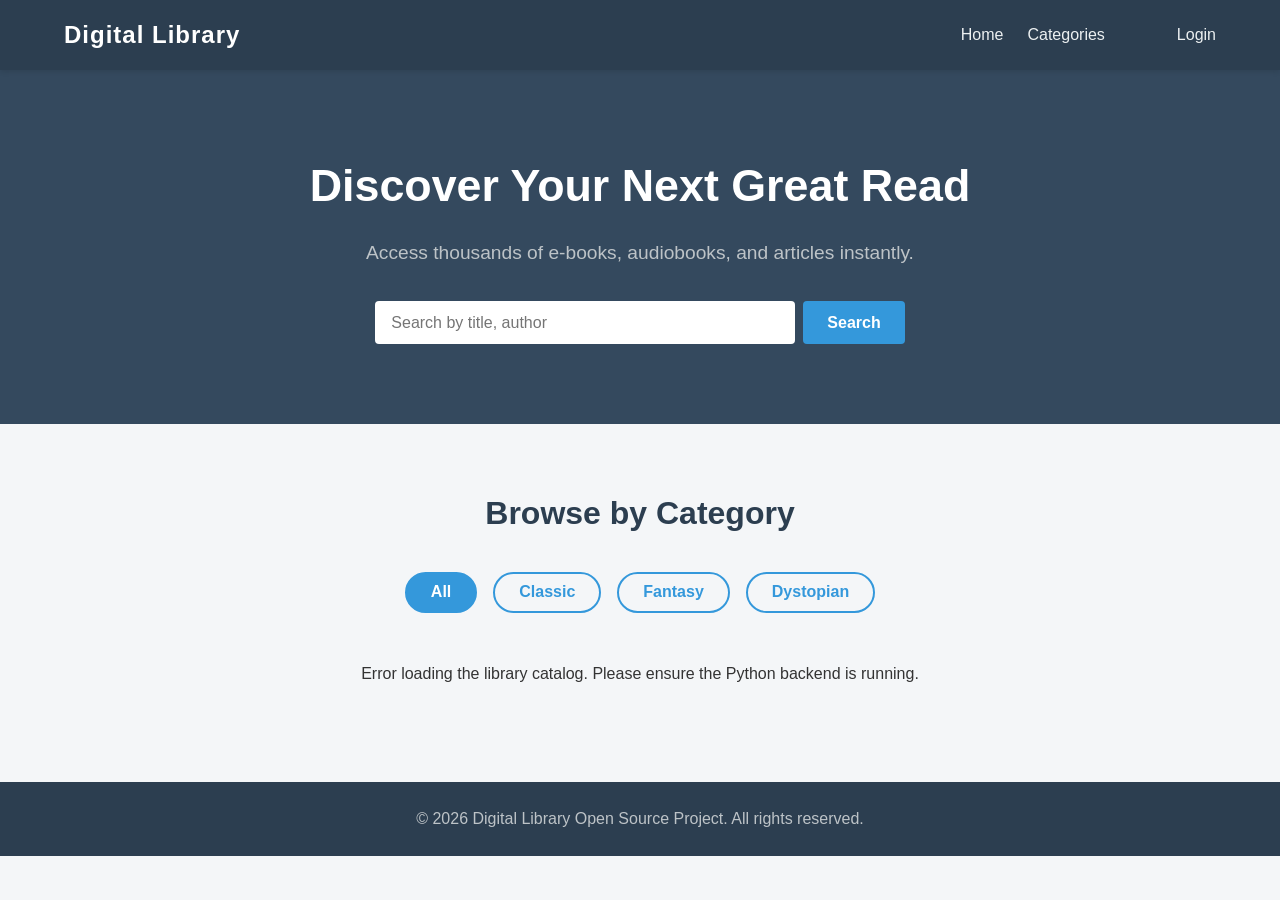
<file: index.html>
<!DOCTYPE html>
<html lang="en">
<head>
    <meta charset="UTF-8">
    <meta name="viewport" content="width=device-width, initial-scale=1.0">
    <title>Digital Library</title>
    <link rel="stylesheet" href="style.css">
</head>
<body>

    <header>
        <div class="logo">Digital Library</div>
        <nav>
            <ul>
                <li><a href="#">Home</a></li>
                <li><a href="#categories">Categories</a></li>
                <li><a href="admin.html" id="nav-admin-dash" style="display: none;">Dashboard</a></li>
                <li><a href="#" id="nav-history-btn" style="display: none;">History</a></li>
                <li><a href="login.html" id="nav-login-btn">Login</a></li>
            </ul>
        </nav>
    </header>

    <section class="hero">
        <h1>Discover Your Next Great Read</h1>
        <p>Access thousands of e-books, audiobooks, and articles instantly.</p>
        <div class="search-container">
            <input type="text" placeholder="Search by title, author">
            <button class="search-btn">Search</button>
        </div>
    </section>

    <section id="categories" class="categories">
        <h2>Browse by Category</h2>
        <div class="category-filters">
            <button class="filter-btn active" data-filter="all">All</button>
            <button class="filter-btn" data-filter="classic">Classic</button>
            <button class="filter-btn" data-filter="fantasy">Fantasy</button>
            <button class="filter-btn" data-filter="dystopian">Dystopian</button>
        </div>
    </section>

    <section class="catalog">
        <div class="book-grid">
            <!-- Books will be injected here by JavaScript -->
        </div>
    </section>

    <footer>
        <p>&copy; 2026 Digital Library Open Source Project. All rights reserved.</p>
    </footer>

    <!-- History Modal (Admin Only) -->
    <div id="history-modal" class="modal">
        <div class="modal-content">
            <span class="close-history">&times;</span>
            <h2>Library History Logs</h2>
            <div class="history-container">
                <table id="history-table">
                    <thead>
                        <tr>
                            <th>Date & Time</th>
                            <th>Book</th>
                            <th>User/Admin</th>
                            <th>Action</th>
                        </tr>
                    </thead>
                    <tbody id="history-body">
                        <!-- JavaScript will inject history rows here -->
                    </tbody>
                </table>
            </div>
        </div>
    </div>

    <script src="script.js"></script>
</body>
</html>
</file>
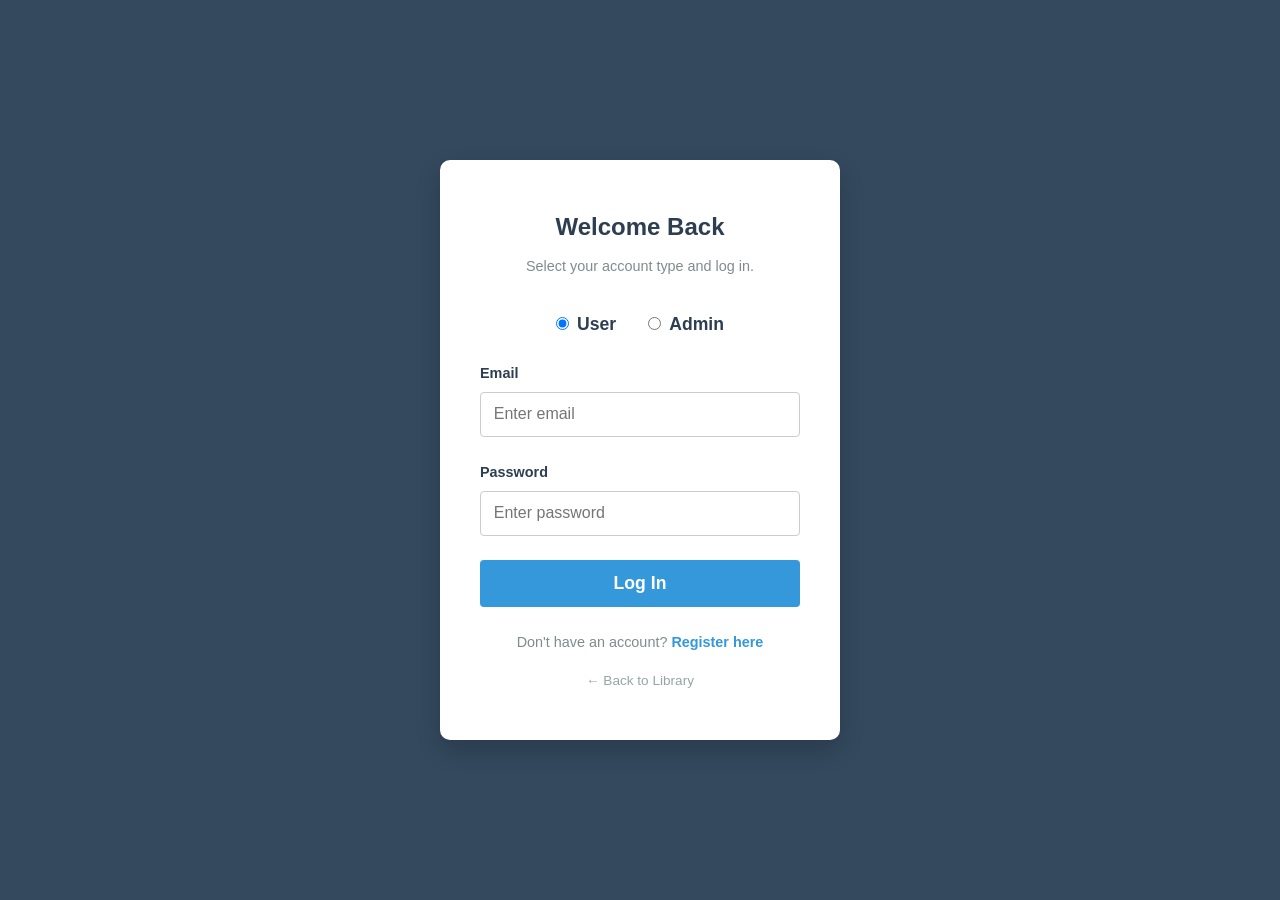
<file: admin.html>
<!DOCTYPE html>
<html lang="en">
<head>
    <meta charset="UTF-8">
    <meta name="viewport" content="width=device-width, initial-scale=1.0">
    <title>Admin Dashboard - Digital Library</title>
    <link rel="stylesheet" href="style.css">
</head>
<body>

    <header>
        <div class="logo">Admin Dashboard</div>
        <nav>
            <ul>
                <li><a href="index.html">Back to Library</a></li>
                <li><a href="#" id="admin-logout-btn">Logout</a></li>
            </ul>
        </nav>
    </header>

    <section class="admin-dashboard">
        
        <div class="admin-container" style="margin-bottom: 2rem; padding-bottom: 2rem; border-bottom: 2px solid #ecf0f1;">
            <h2>➕ Add a New Category</h2>
            <p>Create custom genres for the library catalog.</p>
            <div style="display: flex; gap: 10px; margin-top: 1rem;">
                <input type="text" id="new-category-name" placeholder="e.g., Sci-Fi, Drama, Cookbooks..." style="flex: 1; padding: 0.8rem; border: 1px solid #bdc3c7; border-radius: 4px;">
                <button id="add-category-btn" style="background: #3498db; color: white; border: none; padding: 0.8rem 1.5rem; cursor: pointer; border-radius: 4px; font-weight: bold;">Add Category</button>
            </div>
        </div>

        <div class="admin-container">
            <h2>Add a New Book</h2>
            <p>Fill out this form to add a book and upload its cover.</p>

            <form id="add-book-form">
                <div class="input-group">
                    <label for="book-title">Book Title</label>
                    <input type="text" id="book-title" required>
                </div>

                <div class="input-group">
                    <label for="book-author">Author</label>
                    <input type="text" id="book-author" required>
                </div>

                <div class="input-group">
                    <label for="book-isbn">ISBN Number</label>
                    <input type="text" id="book-isbn" required>
                </div>

                <div class="input-group">
                    <label for="book-category">Category</label>
                    <select id="book-category" required>
                        <option value="classic">Classic</option>
                        <option value="fantasy">Fantasy</option>
                        <option value="dystopian">Dystopian</option>
                    </select>
                </div>

                <div class="input-group">
                    <label for="book-image">Cover Image</label>
                    <input type="file" id="book-image" accept="image/png, image/jpeg, image/jpg" required>
                </div>

                <button type="submit" class="action-btn" style="width: 100%;">Add Book to Library</button>
            </form>
        </div>
    </section>

    <script src="admin.js"></script>
</body>
</html>
</file>
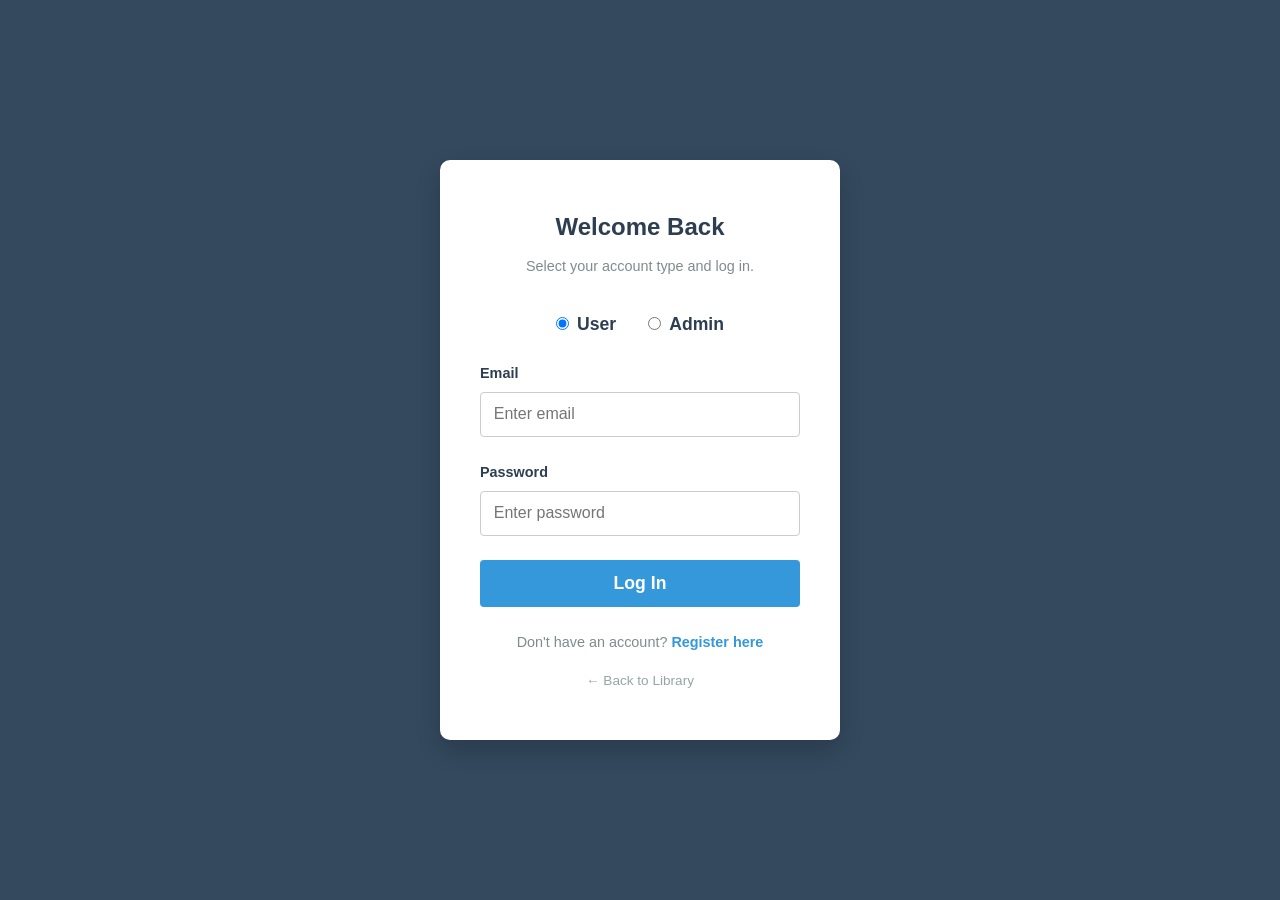
<file: login.html>
<!DOCTYPE html>
<html lang="en">
<head>
    <meta charset="UTF-8">
    <meta name="viewport" content="width=device-width, initial-scale=1.0">
    <title>Login - Digital Library</title>
    <link rel="stylesheet" href="style.css">
</head>
<body class="auth-body">

    <div class="auth-container">
        <form id="login-form" class="auth-form active">
            <h2>Welcome Back</h2>
            <p>Select your account type and log in.</p>
            
            <div class="radio-group">
                <label><input type="radio" name="login-role" value="user" checked> User</label>
                <label><input type="radio" name="login-role" value="admin"> Admin</label>
            </div>

            <div class="input-group">
                <label for="login-email">Email</label>
                <input type="email" id="login-email" placeholder="Enter email" required>
            </div>
            
            <div class="input-group">
                <label for="login-password">Password</label>
                <input type="password" id="login-password" placeholder="Enter password" required>
            </div>
            
            <button type="submit" class="auth-btn">Log In</button>
            
            <p class="toggle-text">Don't have an account? <span class="toggle-link" onclick="toggleAuth()">Register here</span></p>
            <a href="index.html" class="back-link">&larr; Back to Library</a>
        </form>

        <form id="signup-form" class="auth-form">
            <h2>Create Account</h2>
            <p>Register as a new User or Admin.</p>

            <div class="radio-group">
                <label><input type="radio" name="signup-role" value="user" checked> User</label>
                <label><input type="radio" name="signup-role" value="admin"> Admin</label>
            </div>

            <div class="input-group">
                <label for="signup-name">Full Name</label>
                <input type="text" id="signup-name" placeholder="Enter your full name" required>
            </div>
            
            <div class="input-group">
                <label for="signup-email">Email</label>
                <input type="email" id="signup-email" placeholder="Enter email" required>
            </div>
            
            <div class="input-group">
                <label for="signup-password">Password</label>
                <input type="password" id="signup-password" placeholder="Create a secure password" required>
            </div>

            <div id="admin-secret-container" class="input-group" style="display: none; margin-bottom: 1rem;">
                <label for="admin-secret" style="color: #c0392b; font-weight: bold;">Admin Verification Code</label>
                <input type="password" id="admin-secret" placeholder="Enter secret code..." style="border: 2px solid #c0392b;">
            </div>
            
            <button type="submit" class="auth-btn">Register</button>
            
            <p class="toggle-text">Already have an account? <span class="toggle-link" onclick="toggleAuth()">Log In here</span></p>
            <a href="index.html" class="back-link">&larr; Back to Library</a>
        </form>
    </div>

    <script>
        // --- DEPLOYMENT URL SETUP ---
        // Change this to your Render URL when deployed
        const API_BASE_URL = "https://books-h0tq.onrender.com";

        function toggleAuth() {
            document.getElementById('login-form').classList.toggle('active');
            document.getElementById('signup-form').classList.toggle('active');
        }

        // --- Toggle Admin Secret Box ---
        const signupAdminRadio = document.querySelector('input[name="signup-role"][value="admin"]');
        const signupUserRadio = document.querySelector('input[name="signup-role"][value="user"]');
        const secretContainer = document.getElementById('admin-secret-container');
        const secretInput = document.getElementById('admin-secret');

        if (signupAdminRadio && signupUserRadio) {
            signupAdminRadio.addEventListener('change', () => {
                secretContainer.style.display = 'block';
                secretInput.required = true; // Make it required if admin is selected
            });
            signupUserRadio.addEventListener('change', () => {
                secretContainer.style.display = 'none';
                secretInput.required = false; // Remove requirement for normal users
            });
        }

        // --- Sign Up Logic ---
        document.getElementById('signup-form').addEventListener('submit', async function(e) {
            e.preventDefault();
            
            const role = document.querySelector('input[name="signup-role"]:checked').value;
            const email = document.getElementById('signup-email').value;
            const password = document.getElementById('signup-password').value;

            // --- ADMIN VERIFICATION CHECK ---
            if (role === 'admin') {
                const MASTER_ADMIN_CODE = "RickyAdmin2026!"; // <-- THIS IS YOUR SECRET CODE
                if (secretInput.value !== MASTER_ADMIN_CODE) {
                    alert("❌ Invalid Admin Verification Code. Registration blocked.");
                    return; // Stops the registration immediately
                }
            }

            const userData = {
                role: role,
                name: document.getElementById('signup-name').value,
                email: email,
                password: password
            };

            try {
                const registerResponse = await fetch(`${API_BASE_URL}/api/register`, {
                    method: 'POST',
                    headers: { 'Content-Type': 'application/json' },
                    body: JSON.stringify(userData)
                });
                
                const registerData = await registerResponse.json();
                
                if (registerResponse.ok) {
                    const loginResponse = await fetch(`${API_BASE_URL}/api/login`, {
                        method: 'POST',
                        headers: { 'Content-Type': 'application/json' },
                        body: JSON.stringify({ role, email, password })
                    });

                    const loginData = await loginResponse.json();

                    if (loginResponse.ok) {
                        localStorage.removeItem('currentAdmin');
                        localStorage.removeItem('currentUser');
                        
                        const sessionKey = loginData.user.role === 'admin' ? 'currentAdmin' : 'currentUser';
                        localStorage.setItem(sessionKey, JSON.stringify(loginData.user));
                        
                        alert(`Success! ${registerData.message}\nLogging you in automatically...`);
                        
                        if (loginData.user.role === 'admin') {
                            window.location.href = "admin.html";
                        } else {
                            window.location.href = "index.html"; 
                        }
                    }
                } else {
                    alert("Error: " + registerData.error);
                }
            } catch (error) {
                console.error("Registration failed:", error);
                alert("Failed to connect. Please make sure your Python Flask server is running!");
            }
        });

        // --- Log In Logic ---
        document.getElementById('login-form').addEventListener('submit', async function(e) {
            e.preventDefault();
            
            const loginData = {
                role: document.querySelector('input[name="login-role"]:checked').value,
                email: document.getElementById('login-email').value,
                password: document.getElementById('login-password').value
            };

            try {
                const response = await fetch(`${API_BASE_URL}/api/login`, {
                    method: 'POST',
                    headers: { 'Content-Type': 'application/json' },
                    body: JSON.stringify(loginData)
                });
                
                const data = await response.json();
                
                if (response.ok) {
                    localStorage.removeItem('currentAdmin');
                    localStorage.removeItem('currentUser');
                    
                    const sessionKey = data.user.role === 'admin' ? 'currentAdmin' : 'currentUser';
                    localStorage.setItem(sessionKey, JSON.stringify(data.user));
                    
                    alert(`Welcome back, ${data.user.name}!`);
                    
                    if (data.user.role === 'admin') {
                        window.location.href = "admin.html";
                    } else {
                        window.location.href = "index.html"; 
                    }
                } else {
                    alert(data.error); 
                }
            } catch (error) {
                console.error("Login failed:", error);
                alert("Failed to connect to the server.");
            }
        });
    </script>
</body>
</html>
</file>
<file: style.css>
/* --- Global Styles --- */
* { margin: 0; padding: 0; box-sizing: border-box; font-family: 'Segoe UI', Tahoma, Geneva, Verdana, sans-serif; }
html { scroll-behavior: smooth; }
body { background-color: #f4f6f8; color: #333; line-height: 1.6; }

/* --- Header & Navigation --- */
header { background-color: #2c3e50; color: white; padding: 1rem 5%; display: flex; justify-content: space-between; align-items: center; box-shadow: 0 2px 5px rgba(0,0,0,0.1); position: sticky; top: 0; z-index: 1000; }
header .logo { font-size: 1.5rem; font-weight: bold; letter-spacing: 1px; }
nav ul { list-style: none; display: flex; gap: 1.5rem; }
nav a { color: #ecf0f1; text-decoration: none; font-weight: 500; transition: color 0.3s ease; }
nav a:hover { color: #3498db; }

/* --- Hero Section --- */
.hero { background-color: #34495e; color: white; text-align: center; padding: 5rem 1rem; }
.hero h1 { font-size: 2.8rem; margin-bottom: 1rem; }
.hero p { font-size: 1.2rem; margin-bottom: 2rem; color: #bdc3c7; }
.search-container { display: flex; justify-content: center; max-width: 600px; margin: 0 auto; gap: 0.5rem; }
.search-container input { width: 70%; padding: 0.8rem 1rem; border: none; border-radius: 4px; font-size: 1rem; outline: none; }
.search-btn { padding: 0.8rem 1.5rem; background-color: #3498db; color: white; border: none; border-radius: 4px; font-size: 1rem; cursor: pointer; font-weight: bold; transition: background-color 0.3s ease; }
.search-btn:hover { background-color: #2980b9; }

/* --- Categories Section --- */
.categories { padding: 4rem 5% 1rem; text-align: center; }
.categories h2 { color: #2c3e50; margin-bottom: 2rem; font-size: 2rem; }
.category-filters { display: flex; justify-content: center; flex-wrap: wrap; gap: 1rem; }
.filter-btn { padding: 0.6rem 1.5rem; border: 2px solid #3498db; background-color: transparent; color: #3498db; border-radius: 25px; cursor: pointer; font-size: 1rem; font-weight: bold; transition: all 0.3s ease; }
.filter-btn:hover, .filter-btn.active { background-color: #3498db; color: white; }

/* --- Catalog Section --- */
.catalog { padding: 2rem 5% 4rem; }
.book-grid { display: grid; grid-template-columns: repeat(auto-fit, minmax(220px, 1fr)); gap: 2rem; }
.book-card { background-color: white; padding: 1.5rem; border-radius: 8px; box-shadow: 0 4px 6px rgba(0,0,0,0.05); text-align: center; transition: transform 0.3s ease, box-shadow 0.3s ease; display: flex; flex-direction: column; }
.book-card:hover { transform: translateY(-5px); box-shadow: 0 8px 15px rgba(0,0,0,0.1); }
.book-cover { height: 250px; background-color: #ecf0f1; border-radius: 4px; margin-bottom: 1rem; width: 100%; object-fit: cover; }
.book-card h3 { font-size: 1.1rem; margin-bottom: 0.3rem; color: #2c3e50; }
.book-card .author { color: #7f8c8d; font-size: 0.9rem; margin-bottom: 1rem; }
.status { font-size: 0.8rem; font-weight: bold; margin-bottom: 1rem; padding: 0.2rem 0.5rem; border-radius: 20px; display: inline-block; align-self: center; }
.status.available { background-color: #e8f8f5; color: #27ae60; }
.status.checked-out { background-color: #fdedec; color: #e74c3c; }
.action-btn { margin-top: auto; padding: 0.6rem; border: none; border-radius: 4px; background-color: #2ecc71; color: white; font-weight: bold; cursor: pointer; transition: background-color 0.3s; }
.action-btn:hover { background-color: #27ae60; }
footer { background-color: #2c3e50; color: #bdc3c7; text-align: center; padding: 1.5rem; margin-top: 2rem; }

/* --- Authentication Pages (login.html) --- */
.auth-body { display: flex; justify-content: center; align-items: center; min-height: 100vh; background-color: #34495e; }
.auth-container { background-color: white; padding: 3rem 2.5rem; border-radius: 10px; box-shadow: 0 10px 25px rgba(0,0,0,0.2); width: 100%; max-width: 400px; }
.auth-form { display: none; flex-direction: column; }
.auth-form.active { display: flex; animation: fadeIn 0.4s ease; }
@keyframes fadeIn { from { opacity: 0; transform: translateY(10px); } to { opacity: 1; transform: translateY(0); } }
.auth-form h2 { color: #2c3e50; margin-bottom: 0.5rem; text-align: center; }
.auth-form p { color: #7f8c8d; text-align: center; margin-bottom: 2rem; font-size: 0.9rem; }
.input-group { margin-bottom: 1.5rem; display: flex; flex-direction: column; }
.input-group label { font-size: 0.9rem; color: #2c3e50; margin-bottom: 0.4rem; font-weight: bold; }
.input-group input { padding: 0.8rem; border: 1px solid #ccc; border-radius: 4px; font-size: 1rem; outline: none; }
.input-group input:focus { border-color: #3498db; }
.auth-btn { padding: 0.8rem; background-color: #3498db; color: white; border: none; border-radius: 4px; font-size: 1.1rem; cursor: pointer; font-weight: bold; margin-bottom: 1.5rem; }
.auth-btn:hover { background-color: #2980b9; }
.toggle-text { margin-bottom: 1rem !important; }
.toggle-link { color: #3498db; font-weight: bold; cursor: pointer; }
.toggle-link:hover { text-decoration: underline; }
.back-link { text-align: center; display: block; color: #95a5a6; text-decoration: none; font-size: 0.85rem; }
.back-link:hover { color: #2c3e50; }

/* --- Mobile Responsiveness --- */
@media (max-width: 768px) {
    header { flex-direction: column; gap: 1rem; }
    .search-container { flex-direction: column; }
    .search-container input, .search-btn { width: 100%; }
}

/* --- Modal & History Styles --- */
.modal { display: none; position: fixed; z-index: 2000; left: 0; top: 0; width: 100%; height: 100%; background-color: rgba(0,0,0,0.5); align-items: center; justify-content: center; }
.modal.active { display: flex; }
.modal-content { background-color: #fff; padding: 2rem; border-radius: 8px; width: 90%; max-width: 800px; max-height: 80vh; overflow-y: auto; position: relative; box-shadow: 0 10px 25px rgba(0,0,0,0.2); }
.close-history { position: absolute; top: 1rem; right: 1.5rem; font-size: 1.8rem; cursor: pointer; color: #7f8c8d; font-weight: bold; }
.close-history:hover { color: #e74c3c; }

#history-table { width: 100%; border-collapse: collapse; margin-top: 1.5rem; }
#history-table th, #history-table td { border: 1px solid #ddd; padding: 12px; text-align: left; font-size: 0.95rem; }
#history-table th { background-color: #3498db; color: white; font-weight: bold; }
#history-table tr:nth-child(even) { background-color: #f8f9fa; }

/* --- Auth Page Additions --- */
.radio-group { display: flex; justify-content: center; gap: 2rem; margin-bottom: 1.5rem; }
.radio-group label { cursor: pointer; font-weight: bold; color: #2c3e50; font-size: 1.1rem; display: flex; align-items: center; gap: 0.5rem; }

/* --- Admin Dashboard Specific Styles --- */
.admin-dashboard { padding: 4rem 5%; display: flex; justify-content: center; }
.admin-container { background-color: white; padding: 2.5rem; border-radius: 8px; box-shadow: 0 4px 15px rgba(0,0,0,0.1); width: 100%; max-width: 600px; }
.admin-container h2 { color: #2c3e50; margin-bottom: 0.5rem; }
.admin-container p { color: #7f8c8d; margin-bottom: 2rem; }
#book-category { padding: 0.8rem; border: 1px solid #ccc; border-radius: 4px; font-size: 1rem; width: 100%; background-color: white; }
small { color: #e74c3c; margin-top: 0.3rem; display: block; }
</file>
